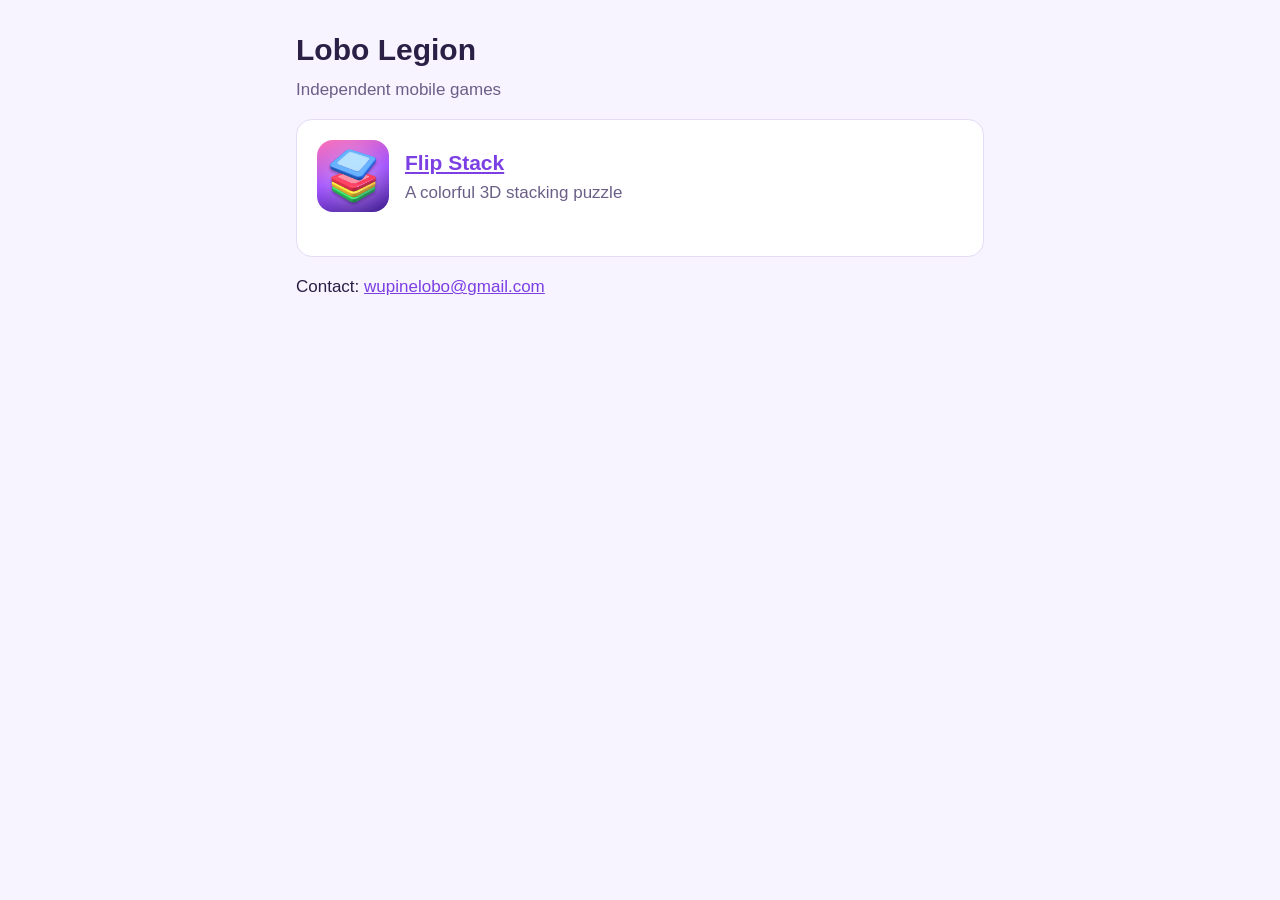
<file: index.html>
<!doctype html>
<html lang="en">
<head>
  <meta charset="utf-8">
  <meta name="viewport" content="width=device-width, initial-scale=1">
  <title>Lobo Legion</title>
  <link rel="stylesheet" href="assets/site.css">
</head>
<body>
<main>
  <h1>Lobo Legion</h1>
  <p class="muted">Independent mobile games</p>

  <div class="card">
    <header class="app">
      <img src="flip-stack/icon.png" alt="Flip Stack icon">
      <div>
        <h2 style="margin:0"><a href="flip-stack/">Flip Stack</a></h2>
        <p class="muted" style="margin:0">A colorful 3D stacking puzzle</p>
      </div>
    </header>
  </div>

  <p>Contact: <a href="mailto:wupinelobo@gmail.com">wupinelobo@gmail.com</a></p>
</main>
</body>
</html>
</file>
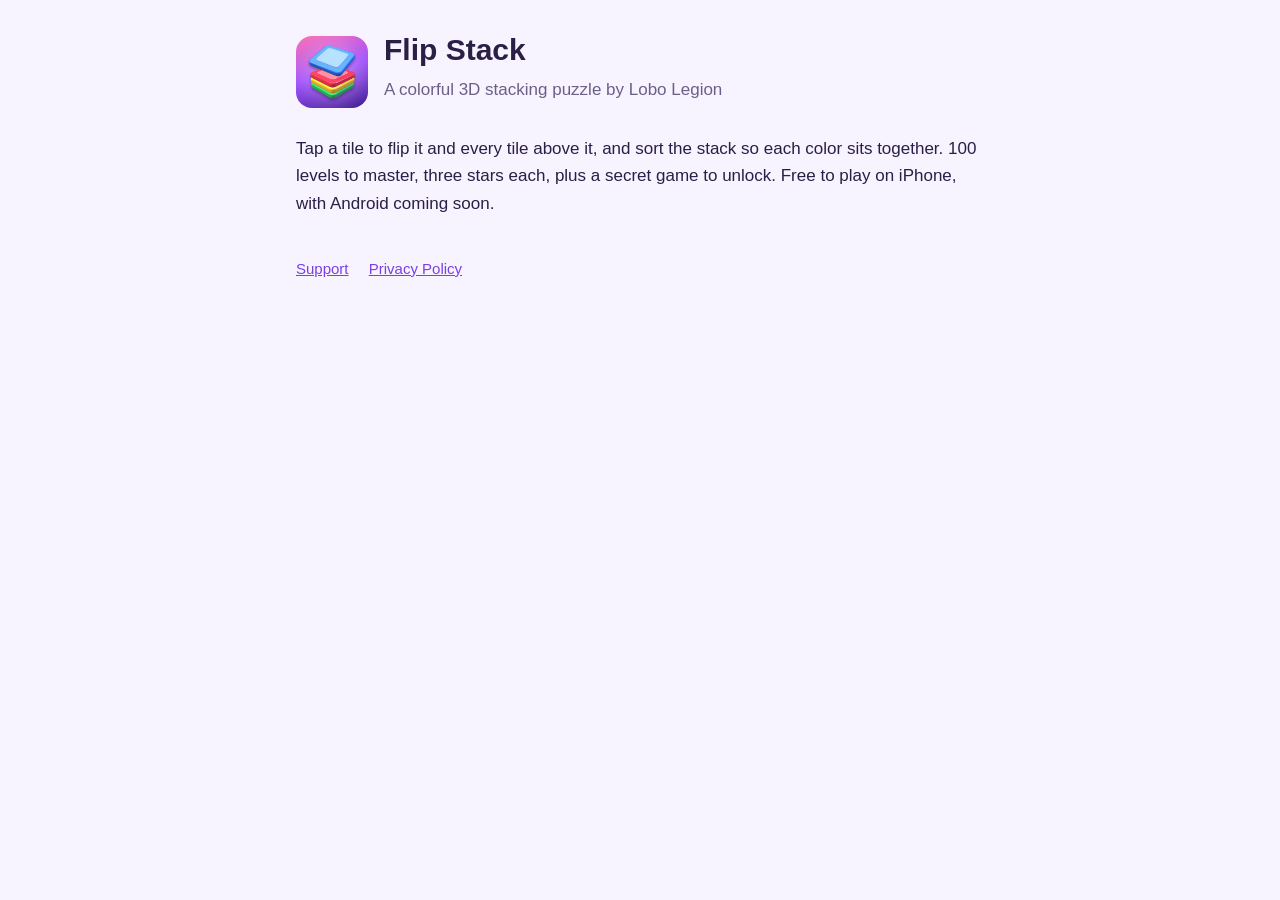
<file: flip-stack/index.html>
<!doctype html>
<html lang="en">
<head>
  <meta charset="utf-8">
  <meta name="viewport" content="width=device-width, initial-scale=1">
  <title>Flip Stack</title>
  <meta name="description" content="Flip Stack is a colorful 3D puzzle game by Lobo Legion.">
  <link rel="icon" href="icon.png">
  <link rel="stylesheet" href="../assets/site.css">
</head>
<body>
<main>
  <header class="app">
    <img src="icon.png" alt="Flip Stack icon">
    <div>
      <h1>Flip Stack</h1>
      <p class="muted">A colorful 3D stacking puzzle by Lobo Legion</p>
    </div>
  </header>

  <p>Tap a tile to flip it and every tile above it, and sort the stack so each color sits together. 100 levels to master, three stars each, plus a secret game to unlock. Free to play on iPhone, with Android coming soon.</p>

  <nav class="links">
    <a href="support.html">Support</a>
    <a href="privacy.html">Privacy Policy</a>
  </nav>
</main>
</body>
</html>
</file>
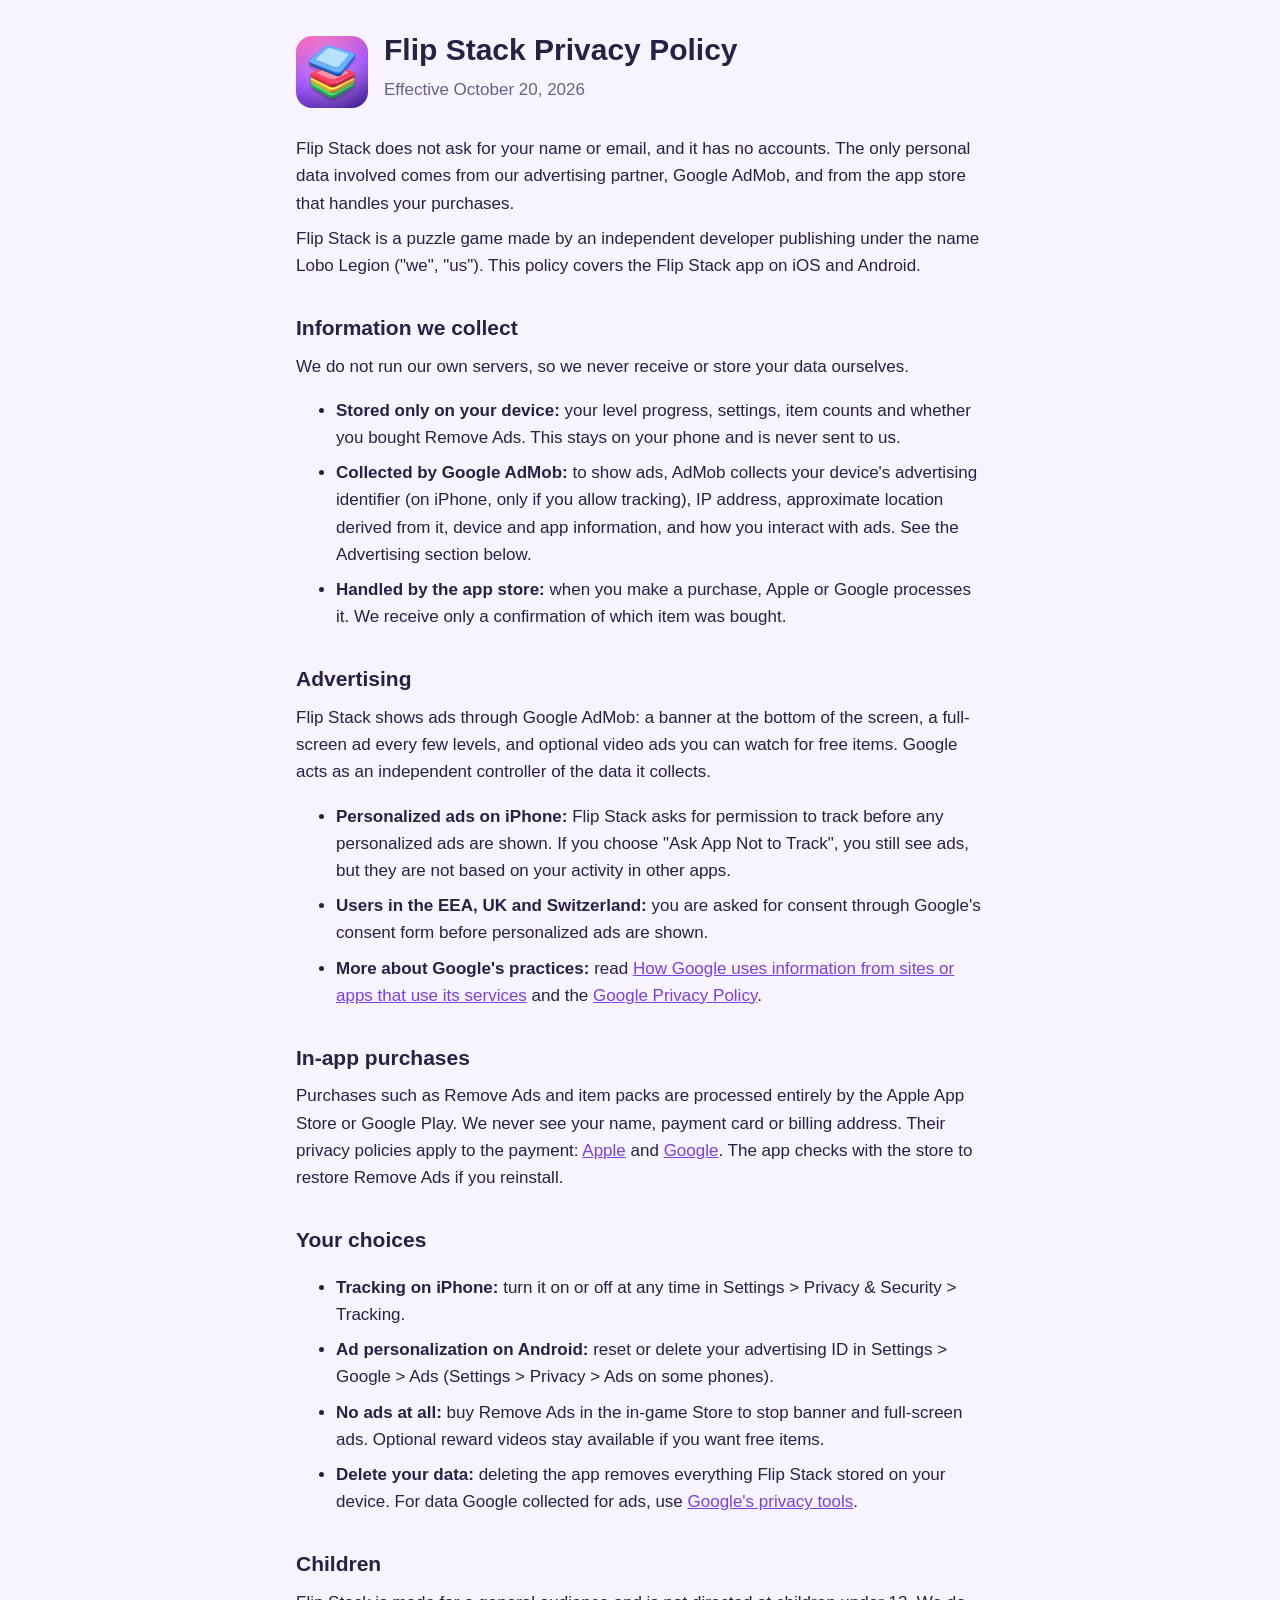
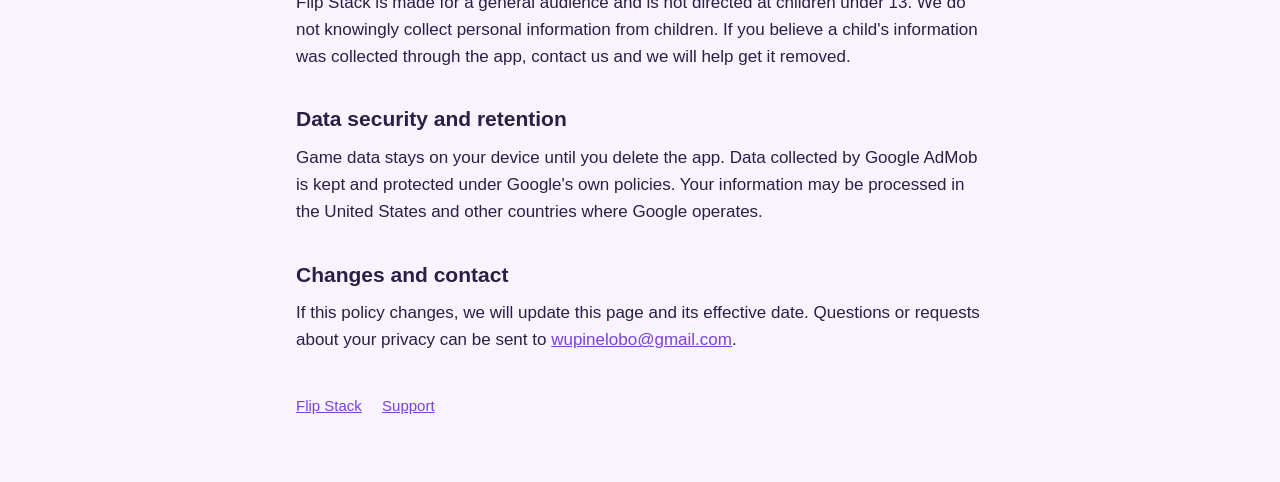
<file: flip-stack/privacy.html>
<!doctype html>
<html lang="en">
<head>
  <meta charset="utf-8">
  <meta name="viewport" content="width=device-width, initial-scale=1">
  <title>Flip Stack Privacy Policy</title>
  <link rel="icon" href="icon.png">
  <link rel="stylesheet" href="../assets/site.css">
</head>
<body>
<main>
  <header class="app">
    <img src="icon.png" alt="Flip Stack icon">
    <div>
      <h1>Flip Stack Privacy Policy</h1>
      <p class="muted">Effective October 20, 2026</p>
    </div>
  </header>

  <p>Flip Stack does not ask for your name or email, and it has no accounts. The only personal data involved comes from our advertising partner, Google AdMob, and from the app store that handles your purchases.</p>
  <p>Flip Stack is a puzzle game made by an independent developer publishing under the name Lobo Legion ("we", "us"). This policy covers the Flip Stack app on iOS and Android.</p>

  <h2>Information we collect</h2>
  <p>We do not run our own servers, so we never receive or store your data ourselves.</p>
  <ul>
    <li><strong>Stored only on your device:</strong> your level progress, settings, item counts and whether you bought Remove Ads. This stays on your phone and is never sent to us.</li>
    <li><strong>Collected by Google AdMob:</strong> to show ads, AdMob collects your device's advertising identifier (on iPhone, only if you allow tracking), IP address, approximate location derived from it, device and app information, and how you interact with ads. See the Advertising section below.</li>
    <li><strong>Handled by the app store:</strong> when you make a purchase, Apple or Google processes it. We receive only a confirmation of which item was bought.</li>
  </ul>

  <h2>Advertising</h2>
  <p>Flip Stack shows ads through Google AdMob: a banner at the bottom of the screen, a full-screen ad every few levels, and optional video ads you can watch for free items. Google acts as an independent controller of the data it collects.</p>
  <ul>
    <li><strong>Personalized ads on iPhone:</strong> Flip Stack asks for permission to track before any personalized ads are shown. If you choose "Ask App Not to Track", you still see ads, but they are not based on your activity in other apps.</li>
    <li><strong>Users in the EEA, UK and Switzerland:</strong> you are asked for consent through Google's consent form before personalized ads are shown.</li>
    <li><strong>More about Google's practices:</strong> read <a href="https://policies.google.com/technologies/partner-sites">How Google uses information from sites or apps that use its services</a> and the <a href="https://policies.google.com/privacy">Google Privacy Policy</a>.</li>
  </ul>

  <h2>In-app purchases</h2>
  <p>Purchases such as Remove Ads and item packs are processed entirely by the Apple App Store or Google Play. We never see your name, payment card or billing address. Their privacy policies apply to the payment: <a href="https://www.apple.com/legal/privacy/">Apple</a> and <a href="https://policies.google.com/privacy">Google</a>. The app checks with the store to restore Remove Ads if you reinstall.</p>

  <h2>Your choices</h2>
  <ul>
    <li><strong>Tracking on iPhone:</strong> turn it on or off at any time in Settings &gt; Privacy &amp; Security &gt; Tracking.</li>
    <li><strong>Ad personalization on Android:</strong> reset or delete your advertising ID in Settings &gt; Google &gt; Ads (Settings &gt; Privacy &gt; Ads on some phones).</li>
    <li><strong>No ads at all:</strong> buy Remove Ads in the in-game Store to stop banner and full-screen ads. Optional reward videos stay available if you want free items.</li>
    <li><strong>Delete your data:</strong> deleting the app removes everything Flip Stack stored on your device. For data Google collected for ads, use <a href="https://myaccount.google.com/data-and-privacy">Google's privacy tools</a>.</li>
  </ul>

  <h2>Children</h2>
  <p>Flip Stack is made for a general audience and is not directed at children under 13. We do not knowingly collect personal information from children. If you believe a child's information was collected through the app, contact us and we will help get it removed.</p>

  <h2>Data security and retention</h2>
  <p>Game data stays on your device until you delete the app. Data collected by Google AdMob is kept and protected under Google's own policies. Your information may be processed in the United States and other countries where Google operates.</p>

  <h2>Changes and contact</h2>
  <p>If this policy changes, we will update this page and its effective date. Questions or requests about your privacy can be sent to <a href="mailto:wupinelobo@gmail.com">wupinelobo@gmail.com</a>.</p>

  <nav class="links">
    <a href="./">Flip Stack</a>
    <a href="support.html">Support</a>
  </nav>
</main>
</body>
</html>
</file>
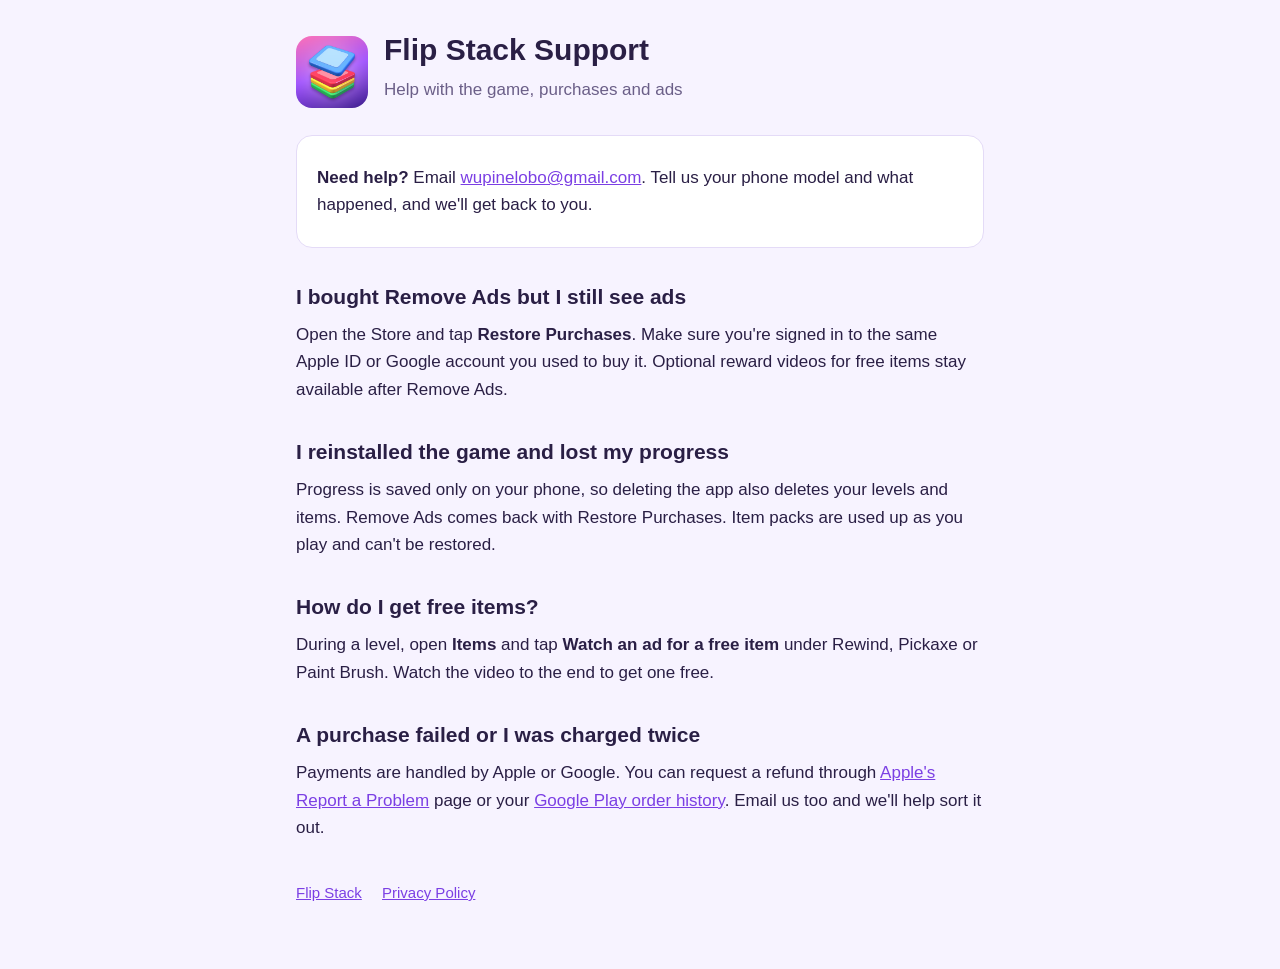
<file: flip-stack/support.html>
<!doctype html>
<html lang="en">
<head>
  <meta charset="utf-8">
  <meta name="viewport" content="width=device-width, initial-scale=1">
  <title>Flip Stack Support</title>
  <link rel="icon" href="icon.png">
  <link rel="stylesheet" href="../assets/site.css">
</head>
<body>
<main>
  <header class="app">
    <img src="icon.png" alt="Flip Stack icon">
    <div>
      <h1>Flip Stack Support</h1>
      <p class="muted">Help with the game, purchases and ads</p>
    </div>
  </header>

  <div class="card">
    <p><strong>Need help?</strong> Email <a href="mailto:wupinelobo@gmail.com?subject=Flip%20Stack%20support">wupinelobo@gmail.com</a>. Tell us your phone model and what happened, and we'll get back to you.</p>
  </div>

  <h2>I bought Remove Ads but I still see ads</h2>
  <p>Open the Store and tap <strong>Restore Purchases</strong>. Make sure you're signed in to the same Apple ID or Google account you used to buy it. Optional reward videos for free items stay available after Remove Ads.</p>

  <h2>I reinstalled the game and lost my progress</h2>
  <p>Progress is saved only on your phone, so deleting the app also deletes your levels and items. Remove Ads comes back with Restore Purchases. Item packs are used up as you play and can't be restored.</p>

  <h2>How do I get free items?</h2>
  <p>During a level, open <strong>Items</strong> and tap <strong>Watch an ad for a free item</strong> under Rewind, Pickaxe or Paint Brush. Watch the video to the end to get one free.</p>

  <h2>A purchase failed or I was charged twice</h2>
  <p>Payments are handled by Apple or Google. You can request a refund through <a href="https://reportaproblem.apple.com">Apple's Report a Problem</a> page or your <a href="https://play.google.com/store/account/orderhistory">Google Play order history</a>. Email us too and we'll help sort it out.</p>

  <nav class="links">
    <a href="./">Flip Stack</a>
    <a href="privacy.html">Privacy Policy</a>
  </nav>
</main>
</body>
</html>
</file>
<file: assets/site.css>
:root {
  --bg: #f7f3ff;
  --card: #ffffff;
  --text: #2a1f45;
  --muted: #6b5f88;
  --accent: #7b3fe4;
  --border: #e4dbf7;
}

@media (prefers-color-scheme: dark) {
  :root {
    --bg: #1a1230;
    --card: #251a42;
    --text: #f1ecff;
    --muted: #b7abd6;
    --accent: #b794ff;
    --border: #3a2d60;
  }
}

* { box-sizing: border-box; }

body {
  margin: 0;
  background: var(--bg);
  color: var(--text);
  font: 17px/1.6 -apple-system, BlinkMacSystemFont, "Segoe UI", Roboto, Helvetica, Arial, sans-serif;
}

main {
  max-width: 720px;
  margin: 0 auto;
  padding: 32px 16px 64px;
}

header.app {
  display: flex;
  align-items: center;
  gap: 16px;
  margin-bottom: 24px;
}

header.app img {
  width: 72px;
  height: 72px;
  border-radius: 16px;
}

h1 { font-size: 30px; line-height: 1.2; margin: 0; }
h2 { font-size: 21px; margin: 32px 0 8px; }
p, li { margin: 8px 0; }
a { color: var(--accent); }
.muted { color: var(--muted); }

.card {
  background: var(--card);
  border: 1px solid var(--border);
  border-radius: 16px;
  padding: 20px;
  margin: 16px 0;
}

nav.links { margin-top: 40px; font-size: 15px; }
nav.links a { margin-right: 16px; }
</file>
